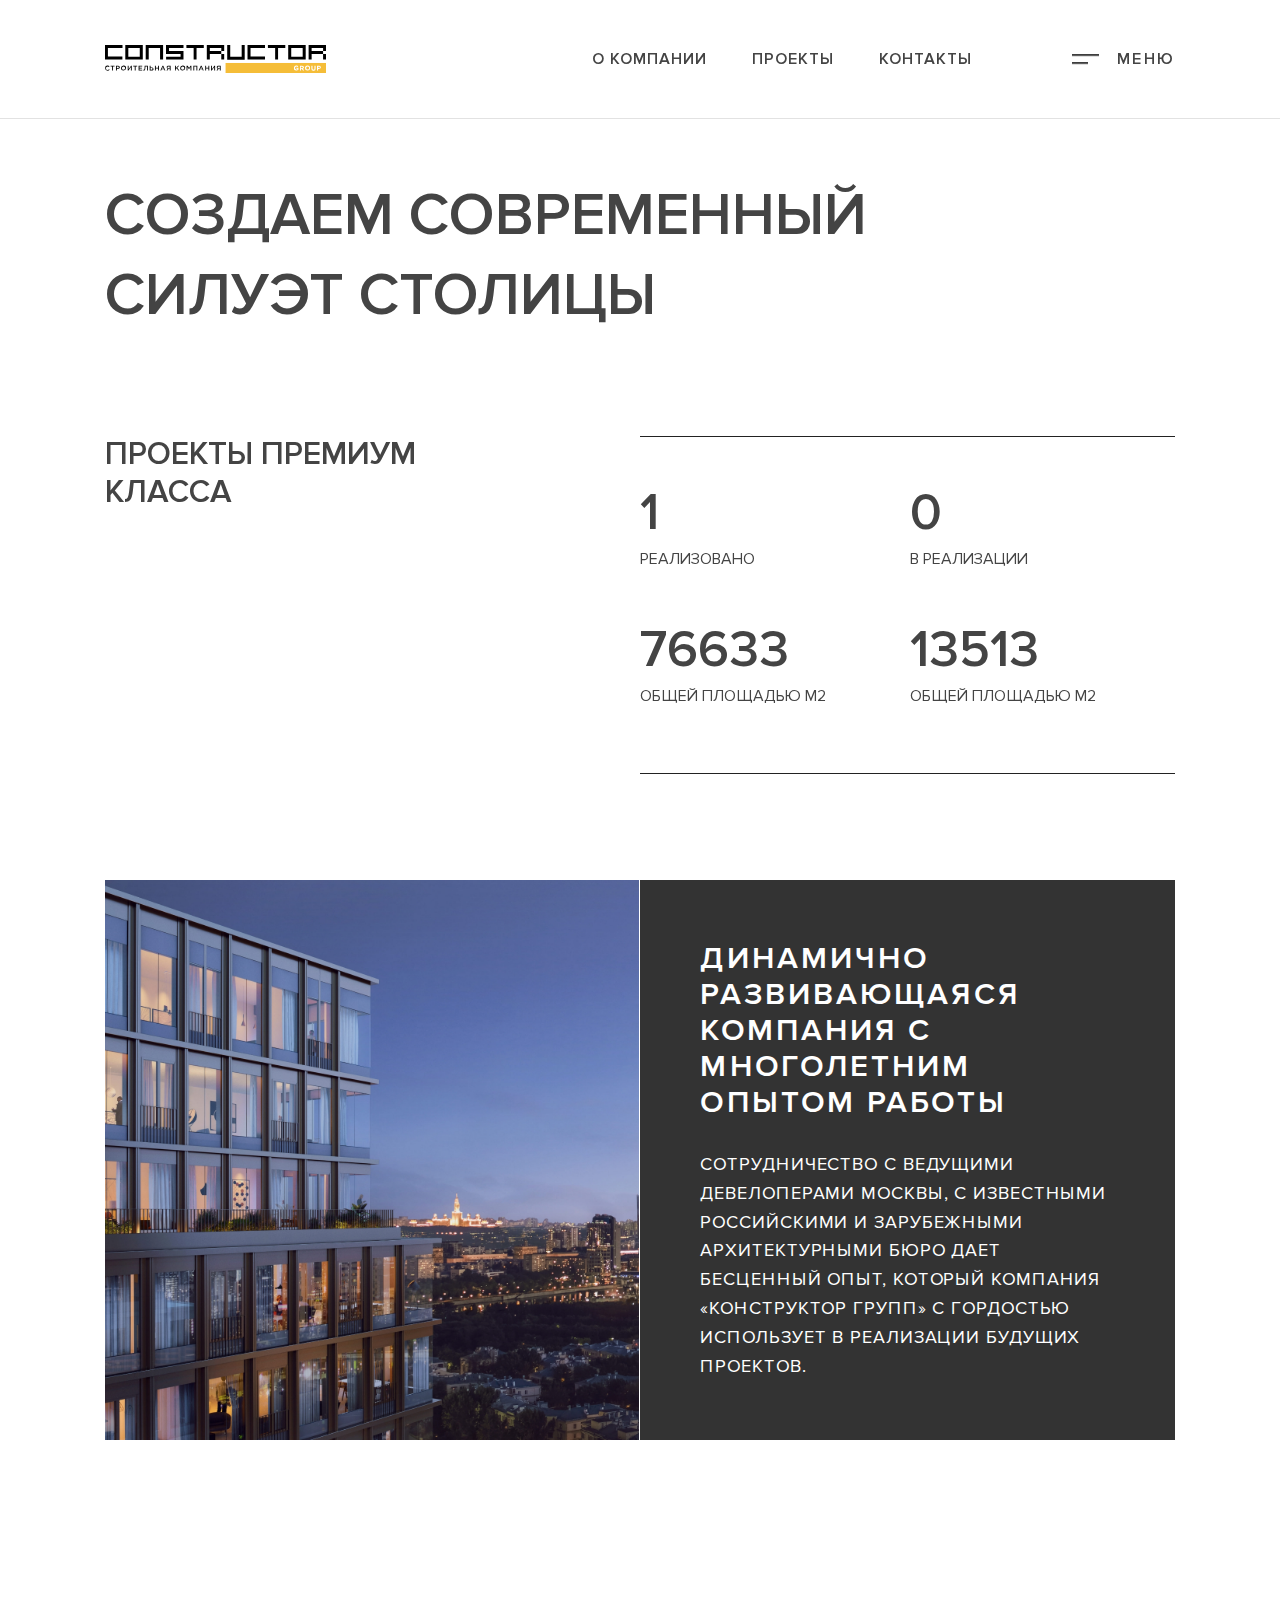
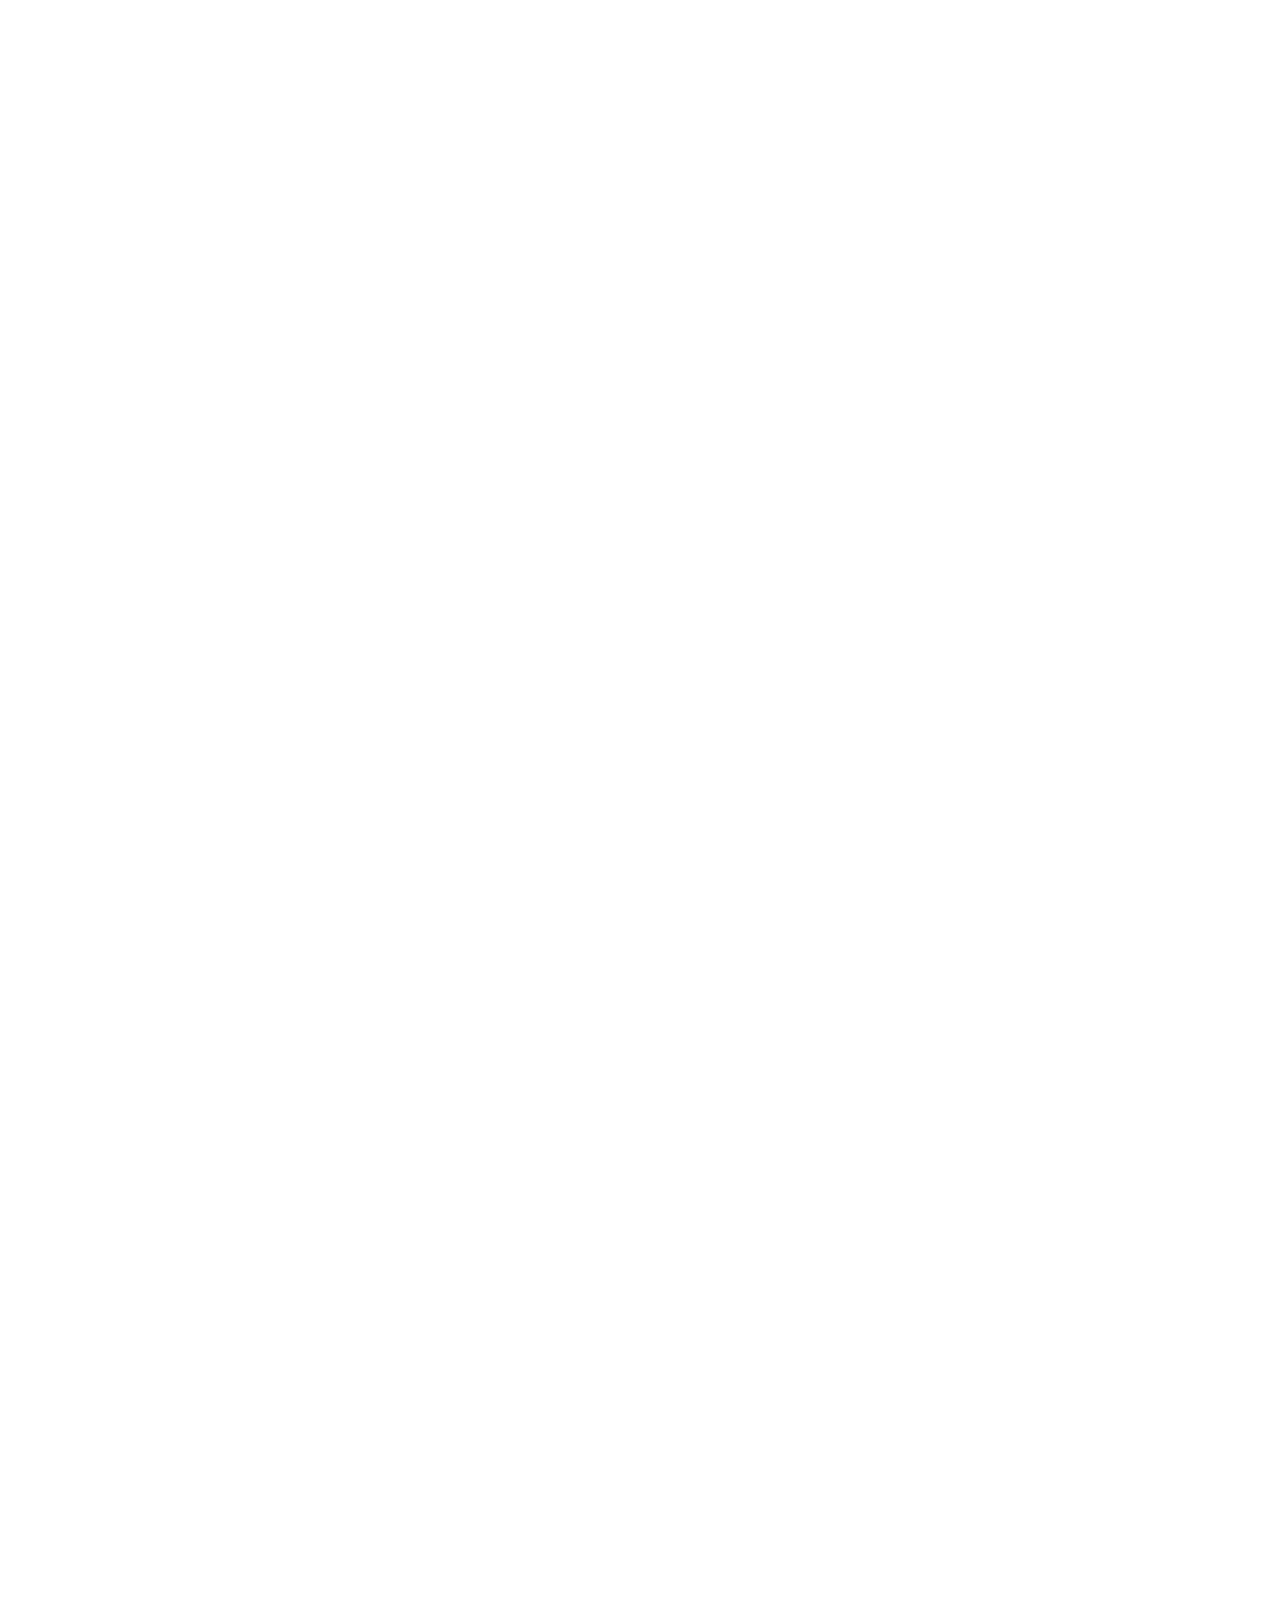
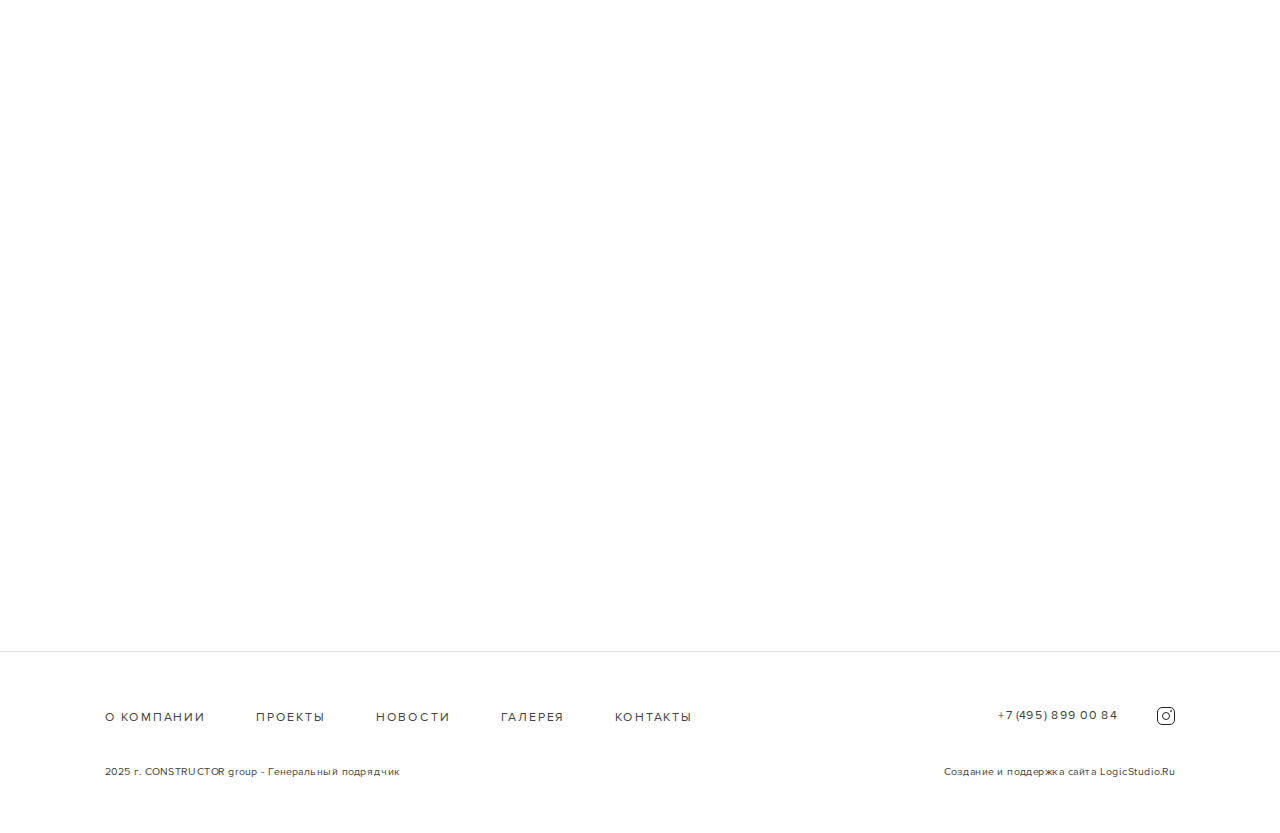
<file: index.html>
<!DOCTYPE html>
<html lang="ru">

<head>
    <title>О компании | CONSTRUCTOR group</title>
    <meta http-equiv="Content-Type" content="text/html; charset=UTF-8">
    <meta name="viewport" content="width=device-width, initial-scale=1">
    <meta http-equiv="X-UA-Compatible" content="ie=edge">
    <meta name="format-detection" content="telephone=no">
    <link href="%D0%9E%20%D0%BA%D0%BE%D0%BC%D0%BF%D0%B0%D0%BD%D0%B8%D0%B8%20_%20CONSTRUCTOR%20group_files/application.css" rel="stylesheet" type="text/css">
    <link href="css/style.min.css" rel="stylesheet" type="text/css">
    <link rel="shortcut icon" href="https://www.constructorgroup.ru/favicon.png">
</head>

<body data-aos-easing="ease" data-aos-duration="900" data-aos-delay="100">

    <header data-aos="fade" data-aos-delay="100" class="header aos-init aos-animate">
        <div class="container">
            <div class="row align-items-center">
                <div class="col-7 col-xl-3 header__col">
                    <a href="https://www.constructorgroup.ru/" class="header__logo"><img class="header__logo-icon" src="%D0%9E%20%D0%BA%D0%BE%D0%BC%D0%BF%D0%B0%D0%BD%D0%B8%D0%B8%20_%20CONSTRUCTOR%20group_files/logo.svg" alt=""></a>
                </div>
                <div class="col-5 col-xl-9 header__col header__content">
                    <style>
                        .header__b-navigation {
                            margin-right: 100px;
                        }

                        .b-navigation__link:not(:last-child) {
                            margin-right: 45px;
                        }

                        .b-navigation__link:hover {
                            opacity: .8;
                        }

                        .b-navigation__link {
                            text-decoration: none;
                            font-size: 1.6rem;
                            text-transform: uppercase;
                            letter-spacing: .0625em;
                            font-weight: 600;
                            font-family: "Proxima Nova";
                            color: #444;
                        }
                    </style>
                    <div class="d-none d-xl-flex b-navigation header__b-navigation">
                        <a href="https://www.constructorgroup.ru/o-kompanii/" class="b-navigation__link">О компании</a>
                        <a href="https://www.constructorgroup.ru/proekty/" class="b-navigation__link">Проекты</a>
                        <a href="https://www.constructorgroup.ru/kontakty/" class="b-navigation__link">Контакты</a>
                    </div>
                    <a class="d-none header__tel-link" href="tel:+74958990084">+7 (495) 899 00 84</a>
                    <button type="button" class="header__menu-button">
                        <img src="%D0%9E%20%D0%BA%D0%BE%D0%BC%D0%BF%D0%B0%D0%BD%D0%B8%D0%B8%20_%20CONSTRUCTOR%20group_files/navigation.svg" class="d-lg-none header__menu-button-m-icon" alt="Constructor group - строительная компания">
                        <img src="%D0%9E%20%D0%BA%D0%BE%D0%BC%D0%BF%D0%B0%D0%BD%D0%B8%D0%B8%20_%20CONSTRUCTOR%20group_files/navigation-close.svg" class="d-lg-none header__menu-button-m-icon" alt="Constructor group - строительная компания">
                        <svg class="header__menu-button-icon" width="27" height="9.5">
                            <rect width="27" height="1.5"></rect>
                            <rect width="16" height="1.5"></rect>
                        </svg>
                        Меню
                    </button>
                </div>
            </div>
        </div>
    </header>


    <main class="main template about-template">

        <section data-aos="fade" class="about-main">
            <div class="container">
                <div class="about-main__title">
                    СОЗДАЕМ СОВРЕМЕННЫЙ
                    СИЛУЭТ СТОЛИЦЫ
                </div>
                <div class="about-main__grid">
                    <div class="about-main__col">
                        <div class="about-main__subtitle">
                            проекты премиум
                            класса
                        </div>
                    </div>
                    <div class="about-main__col2">
                        <div class="about-main__items">
                            <div class="about-main__item counter">
                                <div data-to="3" class="timer about-main__item-num">
                                    3
                                </div>
                                <div class="about-main__item-title">
                                    РЕАЛИЗОВАНО
                                </div>
                            </div>
                            <div class="about-main__item counter">
                                <div data-to="2" class="timer about-main__item-num">
                                    2
                                </div>
                                <div class="about-main__item-title">
                                    В РЕАЛИЗАЦИИ
                                </div>
                            </div>
                            <div class="about-main__item counter">
                                <div data-to="306532" class="timer about-main__item-num">
                                    306532
                                </div>
                                <div class="about-main__item-title">
                                    ОБЩЕЙ ПЛОЩАДЬЮ М2
                                </div>
                            </div>
                            <div class="about-main__item counter">
                                <div data-to="54050" class="timer about-main__item-num">
                                    54050
                                </div>
                                <div class="about-main__item-title">
                                    ОБЩЕЙ ПЛОЩАДЬЮ М2
                                </div>
                            </div>
                        </div>
                    </div>
                </div>
            </div>
        </section>

        <section data-aos="fade" class="about-develop">
            <div class="container">
                <div class="about-develop__grid">
                    <div class="about-develop__col">
                        <img src="img/about-develop.jpg" alt="" class="about-develop__img">
                    </div>
                    <div class="about-develop__col2">
                        <div class="about-develop__title">
                            Динамично развивающаяся компания с многолетним опытом работы
                        </div>
                        <div class="about-develop__desc">
                            Сотрудничество с ведущими девелоперами Москвы, с известными российскими и зарубежными архитектурными бюро дает бесценный опыт, который Компания «КОНСТРУКТОР групп» с гордостью использует в реализации будущих проектов.
                        </div>
                    </div>
                </div>
            </div>
        </section>

        <section data-aos="fade" class="about-desc">
            <div class="container">
                <div class="about-desc__title">
                    Реализованные нами проекты стали настоящим украшением Москвы и желанными формами в объективах фотокамер профессионалов и любителей
                </div>
            </div>
        </section>

        <section data-aos="fade" class="about-services">
            <div class="container">
                <div data-aos="fade-up" data-aos-delay="100" class="about-services__title">
                    ВИДЫ ДЕЯТЕЛЬНОСТИ
                </div>
                <div class="about-services-slider slider">
                    <div class="slider__wrap">
                        <div class="swiper-container">
                            <div class="swiper-wrapper">
                                <div class="swiper-slide">
                                    <div class="service-card" data-aos="fade-up" data-aos-delay="200">
                                        <div class="service-card__img">
                                            <img src="img/service-img.webp" alt="">
                                        </div>
                                        <div class="service-card__title">
                                            КОТЛОВАННЫЕ РАБОТЫ
                                        </div>
                                    </div>
                                </div>
                                <div class="swiper-slide">
                                    <div class="service-card" data-aos="fade-up" data-aos-delay="250">
                                        <div class="service-card__img">
                                            <img src="img/service-img2.webp" alt="">
                                        </div>
                                        <div class="service-card__title">
                                            Монолитные работы
                                        </div>
                                    </div>
                                </div>
                                <div class="swiper-slide">
                                    <div class="service-card" data-aos="fade-up" data-aos-delay="300">
                                        <div class="service-card__img">
                                            <img src="img/service-img3.webp" alt="">
                                        </div>
                                        <div class="service-card__title">
                                            ФАСАДНЫЕ РАБОТЫ
                                        </div>
                                    </div>
                                </div>
                                <div class="swiper-slide">
                                    <div class="service-card" data-aos="fade-up" data-aos-delay="350">
                                        <div class="service-card__img">
                                            <img src="img/service-img4.webp" alt="">
                                        </div>
                                        <div class="service-card__title">
                                            ИНЖЕНЕРИЯ
                                        </div>
                                    </div>
                                </div>
                                <div class="swiper-slide">
                                    <div class="service-card" data-aos="fade-up" data-aos-delay="400">
                                        <div class="service-card__img">
                                            <img src="img/service-img5.webp" alt="">
                                        </div>
                                        <div class="service-card__title">
                                            УСТРОЙСТВО КРОВЛИ
                                        </div>
                                    </div>
                                </div>
                                <div class="swiper-slide">
                                    <div class="service-card" data-aos="fade-up" data-aos-delay="450">
                                        <div class="service-card__img">
                                            <img src="img/service-img6.webp" alt="">
                                        </div>
                                        <div class="service-card__title">
                                            БЛАГОУСТРОЙСТВО
                                        </div>
                                    </div>
                                </div>
                            </div>
                        </div>
                    </div>
                    <div class="swiper-nav">
                        <button class="swiper-button swiper-button-prev">
                            <svg xmlns="http://www.w3.org/2000/svg" width="33.026" height="17.025" viewBox="0 0 33.026 17.025">
                                <g transform="translate(0.026)">
                                    <rect width="33" height="17" fill="none"></rect>
                                    <path d="M81.934-160H51" transform="translate(-49.966 168.749)" fill="none" stroke="#aaa" stroke-linecap="round" stroke-linejoin="round" stroke-miterlimit="79.84" stroke-width="1.5" fill-rule="evenodd"></path>
                                    <path d="M73-159.782,81.247-167" transform="translate(-71.965 168.53)" fill="none" stroke="#aaa" stroke-linecap="round" stroke-linejoin="round" stroke-miterlimit="79.84" stroke-width="1.5" fill-rule="evenodd"></path>
                                    <path d="M73-160l8.25,7.219" transform="translate(-71.965 168.749)" fill="none" stroke="#aaa" stroke-linecap="round" stroke-linejoin="round" stroke-miterlimit="79.84" stroke-width="1.5" fill-rule="evenodd"></path>
                                </g>
                            </svg>
                        </button>
                        <button class="swiper-button swiper-button-next">
                            <svg xmlns="http://www.w3.org/2000/svg" width="33.026" height="17.025" viewBox="0 0 33.026 17.025">
                                <g transform="translate(-49.998 168.499)">
                                    <rect width="33" height="17" transform="translate(49.998 -168.499)" fill="none"></rect>
                                    <path d="M51-160H81.934" transform="translate(0.031 0.25)" fill="none" stroke="#aaa" stroke-linecap="round" stroke-linejoin="round" stroke-miterlimit="79.84" stroke-width="1.5" fill-rule="evenodd"></path>
                                    <path d="M81.247-159.782,73-167" transform="translate(0.719 0.031)" fill="none" stroke="#aaa" stroke-linecap="round" stroke-linejoin="round" stroke-miterlimit="79.84" stroke-width="1.5" fill-rule="evenodd"></path>
                                    <path d="M81.247-160,73-152.782" transform="translate(0.719 0.25)" fill="none" stroke="#aaa" stroke-linecap="round" stroke-linejoin="round" stroke-miterlimit="79.84" stroke-width="1.5" fill-rule="evenodd"></path>
                                </g>
                            </svg>
                        </button>
                    </div>
                </div>
            </div>
        </section>

        <section data-aos="fade" class="about-advantages">
            <div class="container">
                <div class="about-advantages__inner">
                    <div class="about-advantages__top" data-aos="fade">
                        <div data-aos="fade-up" data-aos-delay="100" class="about-advantages__title">
                            НАШИ <br>
                            ПРЕИМУЩЕСТВА
                        </div>
                    </div>
                    <div class="about-advantages__items">
                        <div class="advantage-item" data-aos="fade" data-aos-delay="300" data-aos-anchor=".about-advantages__title">
                            <div class="advantage-item__num">
                                01 <span>/</span>
                            </div>
                            <div class="advantage-item__content">
                                Безупречное качество и гарантия
                                на выполняемые работы
                            </div>
                        </div>
                        <div class="advantage-item" data-aos="fade" data-aos-delay="400" data-aos-anchor=".about-advantages__title">
                            <div class="advantage-item__num">
                                02 <span>/</span>
                            </div>
                            <div class="advantage-item__content">
                                Организация и контроль
                                технологических процессов
                            </div>
                        </div>
                        <div class="advantage-item" data-aos="fade" data-aos-delay="500" data-aos-anchor=".about-advantages__title">
                            <div class="advantage-item__num">
                                03 <span>/</span>
                            </div>
                            <div class="advantage-item__content">
                                Соблюдение сроков на всех
                                этапах строительства
                            </div>
                        </div>
                        <div class="advantage-item" data-aos="fade" data-aos-delay="600" data-aos-anchor=".about-advantages__title">
                            <div class="advantage-item__num">
                                04 <span>/</span>
                            </div>
                            <div class="advantage-item__content">
                                Прозрачные принципы работы <br>
                                и экономия средств
                            </div>
                        </div>
                        <div class="advantage-item" data-aos="fade" data-aos-delay="700" data-aos-anchor=".about-advantages__title">
                            <div class="advantage-item__num">
                                05 <span>/</span>
                            </div>
                            <div class="advantage-item__content">
                                Оперативное оформление
                                документации
                            </div>
                        </div>
                        <div class="advantage-item" data-aos="fade" data-aos-delay="800" data-aos-anchor=".about-advantages__title">
                            <div class="advantage-item__num">
                                06 <span>/</span>
                            </div>
                            <div class="advantage-item__content">
                                Штат квалифицированных
                                специалистов
                            </div>
                        </div>
                        <div class="advantage-item" data-aos="fade" data-aos-delay="900" data-aos-anchor=".about-advantages__title">
                            <div class="advantage-item__num">
                                07 <span>/</span>
                            </div>
                            <div class="advantage-item__content">
                                Собственная
                                производственная база
                            </div>
                        </div>
                        <div class="advantage-item" data-aos="fade" data-aos-delay="1000" data-aos-anchor=".about-advantages__title">
                            <div class="advantage-item__num">
                                08 <span>/</span>
                            </div>
                            <div class="advantage-item__content">
                                Собственное техническое
                                оснащение
                            </div>
                        </div>
                    </div>
                </div>
            </div>
        </section>

        <section data-aos="fade" class="strategic-partner">
            <div class="container">
                <div class="strategic-partner__grid">
                    <div class="strategic-partner__col">
                        <img data-aos="fade-up" data-aos-delay="100" src="img/strategic-partner-logo.webp" alt="" class="strategic-partner__logo">
                        <div class="strategic-partner__bottom">
                            <div data-aos="fade-up" data-aos-delay="100" class="strategic-partner__title">
                                СТРАТЕГИЧЕСКИЙ
                                ПАРТНЕР
                            </div>
                            <div data-aos="fade-up" data-aos-delay="100" class="strategic-partner__desc">
                                Vesper – инвестиционная компания, специализирующаяся в премиальном сегменте клубной жилой недвижимости. Портфель компании включает в себя 15 объектов в Москве и странах Европы. Актуальные архитектурные проекты, индивидуальный дизайн, передовые технологии, качественные материалы и лучшие мировые практики в сегменте жилой недвижимости воплощены в каждом доме Vesper.
                            </div>
                        </div>
                    </div>
                    <div data-aos="fade" class="strategic-partner__col2">
                        <img src="img/strategic-partner.webp" alt="" class="strategic-partner__img">
                    </div>
                </div>
            </div>
        </section>

    </main>

    <!-- Begin footer -->
    <footer class="footer">
        <div class="container">
            <div class="row">
                <div class="col-12 footer__col">
                    <div class="footer__wrapper">
                        <ul class="list footer-menu footer__menu">
                            <li class="footer-menu__item"><a href="https://www.constructorgroup.ru/o-kompanii/" class="footer-menu__link">О компании</a></li>
                            <li class="footer-menu__item"><a href="https://www.constructorgroup.ru/proekty/" class="footer-menu__link">Проекты</a></li>
                            <li class="footer-menu__item"><a href="https://www.constructorgroup.ru/news/" class="footer-menu__link">Новости</a></li>
                            <li class="footer-menu__item"><a href="https://www.constructorgroup.ru/photogallery/" class="footer-menu__link">Галерея</a></li>
                            <li class="footer-menu__item"><a href="https://www.constructorgroup.ru/kontakty/" class="footer-menu__link">Контакты</a></li>
                        </ul>
                        <div class="footer__links">
                            <a href="tel:+74958990084" class="footer__tel-link">+7 (495) 899 00 84</a>
                            <!-- <div class="lang footer__lang">
                            <a name="Активный язык" class="lang__link">ru</a>
                            <a href="#" class="lang__link">eng</a>
                        </div> -->
                        </div>
                        <a href="https://www.instagram.com/constructorgroup/" target="_blank" rel="noopener noreferrer" class="footer__social-link">
                            <svg xmlns="http://www.w3.org/2000/svg" width="18" height="18" viewBox="0 0 18 18">
                                <g transform="translate(-1233 -2683)">
                                    <g transform="translate(1233 2683)" fill="none" stroke="#222" stroke-width="1">
                                        <rect width="18" height="18" rx="5" stroke="none"></rect>
                                        <rect x="0.5" y="0.5" width="17" height="17" rx="4.5" fill="none"></rect>
                                    </g>
                                    <g transform="translate(1238 2688)" fill="none" stroke="#222" stroke-width="1">
                                        <circle cx="4" cy="4" r="4" stroke="none"></circle>
                                        <circle cx="4" cy="4" r="3.5" fill="none"></circle>
                                    </g>
                                    <g transform="translate(1246 2686)" fill="none" stroke="#222" stroke-width="1">
                                        <circle cx="1" cy="1" r="1" stroke="none"></circle>
                                        <circle cx="1" cy="1" r="0.5" fill="none"></circle>
                                    </g>
                                </g>
                            </svg>
                        </a>
                    </div>
                    <div class="footer__wrapper">
                        <p class="footer__text">2025 г. CONSTRUCTOR group - Генеральный подрядчик</p>
                        <p class="footer__text footer__dev"><a href="http://logicstudio.ru/">Создание и поддержка сайта</a> LogicStudio.Ru</p>
                    </div>
                </div>
            </div>
        </div>
    </footer>
    <!-- End footer -->
    <!-- Begin menu -->
    <div class="navigation">
        <div class="navigation__wrapper">
            <div class="navigation__section navigation__list" style="padding-right: 255px;">
                <a href="https://www.constructorgroup.ru/o-kompanii/" class="navigation__list-link">О компании</a>
                <a href="https://www.constructorgroup.ru/proekty/" class="navigation__list-link">Проекты</a>
                <a href="https://www.constructorgroup.ru/news/" class="navigation__list-link">Новости</a>
                <a href="https://www.constructorgroup.ru/photogallery/" class="navigation__list-link">Галерея</a>
                <a href="https://www.constructorgroup.ru/kontakty/" class="navigation__list-link">Контакты</a>
            </div>
            <div class="navigation__section navigation__info" style="padding-right: 255px;">
                <p>г. Москва<br>1-й Магистральный проезд д.11 стр.1<br>блок А, этаж 3, БЦ «Интерьер»</p>
                <a href="tel:+74958990084"><span>Телефон</span><br>+7 (495) 899 00 84</a>
            </div>
            <div class="navigation__section navigation__options" style="padding-right: 255px;">
                <!-- <div class="lang navigation__lang">
                <a name="Активный язык" class="lang__link">ru</a>
                <a href="#" class="lang__link">eng</a>
            </div> -->
            </div>
        </div>
    </div>
    <!-- End menu -->

    <!-- End menu -->
    <!-- BEGIN scripts -->
    <script async="" src="%D0%9E%20%D0%BA%D0%BE%D0%BC%D0%BF%D0%B0%D0%BD%D0%B8%D0%B8%20_%20CONSTRUCTOR%20group_files/tag.js"></script>
    <script src="%D0%9E%20%D0%BA%D0%BE%D0%BC%D0%BF%D0%B0%D0%BD%D0%B8%D0%B8%20_%20CONSTRUCTOR%20group_files/jquery.min.js"></script>
    <script src="%D0%9E%20%D0%BA%D0%BE%D0%BC%D0%BF%D0%B0%D0%BD%D0%B8%D0%B8%20_%20CONSTRUCTOR%20group_files/swiper-bundle.min.js"></script>
    <script src="%D0%9E%20%D0%BA%D0%BE%D0%BC%D0%BF%D0%B0%D0%BD%D0%B8%D0%B8%20_%20CONSTRUCTOR%20group_files/jquery.fancybox.min.js"></script>
    <script src="%D0%9E%20%D0%BA%D0%BE%D0%BC%D0%BF%D0%B0%D0%BD%D0%B8%D0%B8%20_%20CONSTRUCTOR%20group_files/application.js"></script>
    <script src="%D0%9E%20%D0%BA%D0%BE%D0%BC%D0%BF%D0%B0%D0%BD%D0%B8%D0%B8%20_%20CONSTRUCTOR%20group_files/custom.js"></script>
    <!-- END scripts -->
    <!-- Yandex.Metrika counter -->
    <script type="text/javascript">
        (function(m, e, t, r, i, k, a) {
            m[i] = m[i] || function() {
                (m[i].a = m[i].a || []).push(arguments)
            };
            m[i].l = 1 * new Date();
            k = e.createElement(t), a = e.getElementsByTagName(t)[0], k.async = 1, k.src = r, a.parentNode.insertBefore(k, a)
        })
        (window, document, "script", "https://mc.yandex.ru/metrika/tag.js", "ym");

        ym(53387902, "init", {
            clickmap: true,
            trackLinks: true,
            accurateTrackBounce: true,
            webvisor: true
        });
    </script>
    <noscript>
        <div><img src="https://mc.yandex.ru/watch/53387902" style="position:absolute; left:-9999px;" alt="" /></div>
    </noscript>
    <!-- /Yandex.Metrika counter -->


    <script src="%D0%9E%20%D0%BA%D0%BE%D0%BC%D0%BF%D0%B0%D0%BD%D0%B8%D0%B8%20_%20CONSTRUCTOR%20group_files/js.js"></script>

    <script src="js/main.min.js"></script>

</body>

</html>
</file>
<file: css/style.min.css>
.about-develop__grid,.strategic-partner__grid{display:grid;grid-template-columns:1fr 1fr;gap:0 1px}.about-develop__img,.strategic-partner__img{width:100%;display:block;min-height:100%;-o-object-fit:cover;object-fit:cover}.strategic-partner{padding:110px 0}.strategic-partner__col{padding:58px 56px;background-color:#333;color:#fff;display:-webkit-box;display:-ms-flexbox;display:flex;-webkit-box-orient:vertical;-webkit-box-direction:normal;-ms-flex-direction:column;flex-direction:column;text-transform:uppercase}.strategic-partner__logo{width:120px;display:block}.strategic-partner__bottom{margin-top:auto;padding-top:57px}.strategic-partner__title{font-size:26px;line-height:135%;font-weight:600;letter-spacing:.1em;max-width:270px}.strategic-partner__desc{font-size:18px;line-height:144%;letter-spacing:.05em;margin-top:18px}@media screen and (min-width:769px){.strategic-partner__desc{overflow:hidden;display:-webkit-box;-webkit-line-clamp:5;-webkit-box-orient:vertical}}.about-advantages__inner{padding:109px 0 82px;border-bottom:1px solid #222}.about-advantages__top{position:relative}.about-advantages__top:before{content:"";position:absolute;bottom:0;right:0;width:50%;border-bottom:1px solid #222}.about-advantages__title{font-size:32px;line-height:43px;font-weight:600;letter-spacing:.1em}.about-advantages__items{-webkit-column-count:2;-moz-column-count:2;column-count:2;margin-top:62px;margin-bottom:-31px}.advantage-item{display:-webkit-inline-box;display:-ms-inline-flexbox;display:inline-flex;width:100%;margin-bottom:31px;font-weight:600;text-transform:uppercase}.advantage-item__num{font-size:28px;width:88px;-ms-flex-negative:0;flex-shrink:0}.advantage-item__num span{color:#aaa}.advantage-item__content{font-size:20px;line-height:28px;max-width:371px;letter-spacing:-.025em}@media screen and (max-width:1200px){.strategic-partner{padding:72px 0}.strategic-partner__col{padding:55px 20px}}@media screen and (max-width:992px){.about-advantages__inner{padding:76px 0 0;border-bottom:none}.about-advantages__top{padding-bottom:26px}.about-advantages__top:before{width:100%}.about-advantages__title{font-size:24px;line-height:32px}.about-advantages__items{-webkit-column-count:1;-moz-column-count:1;column-count:1;margin-top:38px}}@media screen and (max-width:768px){.strategic-partner__grid{grid-template-columns:100%}.strategic-partner__title{font-size:18px;max-width:190px}.strategic-partner__desc{font-size:14px;line-height:26px;margin-top:31px}.advantage-item__num{font-size:24px;line-height:28px;width:66px}.advantage-item__content{font-size:16px;line-height:26px;max-width:unset}}@media screen and (max-width:576px){.strategic-partner .container{padding:0}}:root{--vh:1vh}.about-services{padding-top:100px;overflow:hidden}.about-services__title{font-size:28px;line-height:37px;letter-spacing:.025em;font-weight:600}.about-services-slider{margin-top:35px;position:relative}.about-services-slider .slider__wrap{overflow:hidden}.about-services-slider .swiper-container{width:calc(100% + 28px);overflow:unset}.about-services-slider .swiper-slide{width:25%;padding-right:28px}.about-services-slider .swiper-nav{position:absolute;bottom:100%;right:0;margin-bottom:42px;display:-webkit-box;display:-ms-flexbox;display:flex}.about-services-slider .swiper-button{display:-webkit-box;display:-ms-flexbox;display:flex;-webkit-box-align:center;-ms-flex-align:center;align-items:center;-webkit-box-pack:center;-ms-flex-pack:center;justify-content:center;width:33px;height:auto;cursor:pointer;padding:0;position:static;margin:0 0 0 20px}.about-services-slider .swiper-button svg{width:100%;height:auto}.about-services-slider .swiper-button:after{display:none}.about-services-slider .swiper-button:hover path{stroke:#f5bd38}.service-card__img{position:relative;padding-bottom:127%;display:block}.service-card__img img{position:absolute;top:0;left:0;width:100%;height:100%;-o-object-fit:cover;object-fit:cover;border-radius:inherit}.service-card__title{margin-top:24px;text-align:center;font-size:20px;line-height:135%;letter-spacing:.1em;font-weight:600;text-transform:uppercase}.about-desc{padding-top:144px}.about-desc__title{font-size:36px;line-height:133%;font-weight:600;text-transform:uppercase;letter-spacing:.075em}.about-develop{padding-top:106px}.about-develop__col2{display:-webkit-box;display:-ms-flexbox;display:flex;-webkit-box-pack:center;-ms-flex-pack:center;justify-content:center;-webkit-box-orient:vertical;-webkit-box-direction:normal;-ms-flex-direction:column;flex-direction:column;padding:60px;background:#333;color:#fff;text-transform:uppercase}.about-develop__title{font-size:31px;line-height:36px;font-weight:600;letter-spacing:.1em}.about-develop__desc{font-size:18px;line-height:160%;letter-spacing:.05em;margin-top:30px}@media screen and (max-width:1300px){.about-services-slider .swiper-slide{width:33.3333333333%}}@media screen and (max-width:1200px){.about-services-slider .slider__wrap{overflow:unset}.about-services-slider .swiper-container{width:calc(100% + 20px)}.about-services-slider .swiper-slide{width:320px;padding-right:20px;max-width:80%}.service-card__title{margin-top:23px;font-size:18px;line-height:22px}.about-develop{padding-top:45px}.about-develop__col2{padding:75px 20px}}@media screen and (max-width:768px){.about-services{padding-top:58px}.about-services__title{font-size:18px;line-height:24px}.about-services-slider{margin-top:16px}.about-services-slider .swiper-nav{margin-bottom:20px}.about-services-slider .swiper-button{width:24px;margin-left:15px}.about-desc{padding-top:60px}.about-desc__title{font-size:20px;line-height:150%}.about-develop__grid{grid-template-columns:100%}.about-develop__title{font-size:18px;line-height:24px}.about-develop__desc{font-size:14px;line-height:22px;margin-top:28px}}.about-main{padding-top:57px;border-top:1px solid rgba(112,112,112,.2)}.about-main__title{font-size:60px;line-height:133%;font-weight:600;max-width:823px}.about-main__grid{display:grid;grid-template-columns:1fr 1fr;margin-top:100px}.about-main__subtitle{font-size:32px;line-height:120%;font-weight:600;text-transform:uppercase;max-width:350px}.about-main__items{padding:42px 0 66px;border-top:1px solid #222;border-bottom:1px solid #222;display:grid;grid-template-columns:1fr 1fr;gap:46px 5px}.about-main__item-num{font-size:52px;line-height:131%;font-weight:600}.about-main__item-title{margin-top:2px;font-size:16px;line-height:21px}@media screen and (max-width:1200px){.about-main__title{font-size:45px;max-width:600px}.about-main__grid{margin-top:36px}.about-main__items{padding:27px 0 34px;gap:28px 3px}.about-main__item-num{font-size:42px;line-height:50px}.about-main__item-title{margin-top:0;font-size:13px;line-height:17px}}@media screen and (max-width:992px){.about-main{padding-top:40px;border-top:none}.about-main__grid{grid-template-columns:100%;gap:23px}.about-main__title{font-size:28px;line-height:34px;max-width:450px}.about-main__subtitle{font-size:20px;line-height:24px;max-width:230px}}@media screen and (max-width:576px){.about-main__items{display:-webkit-box;display:-ms-flexbox;display:flex;-webkit-box-pack:justify;-ms-flex-pack:justify;justify-content:space-between;-ms-flex-wrap:wrap;flex-wrap:wrap}.about-main__item{min-width:35%}}
/*# sourceMappingURL=../sourcemaps/style.min.css.map */
</file>
